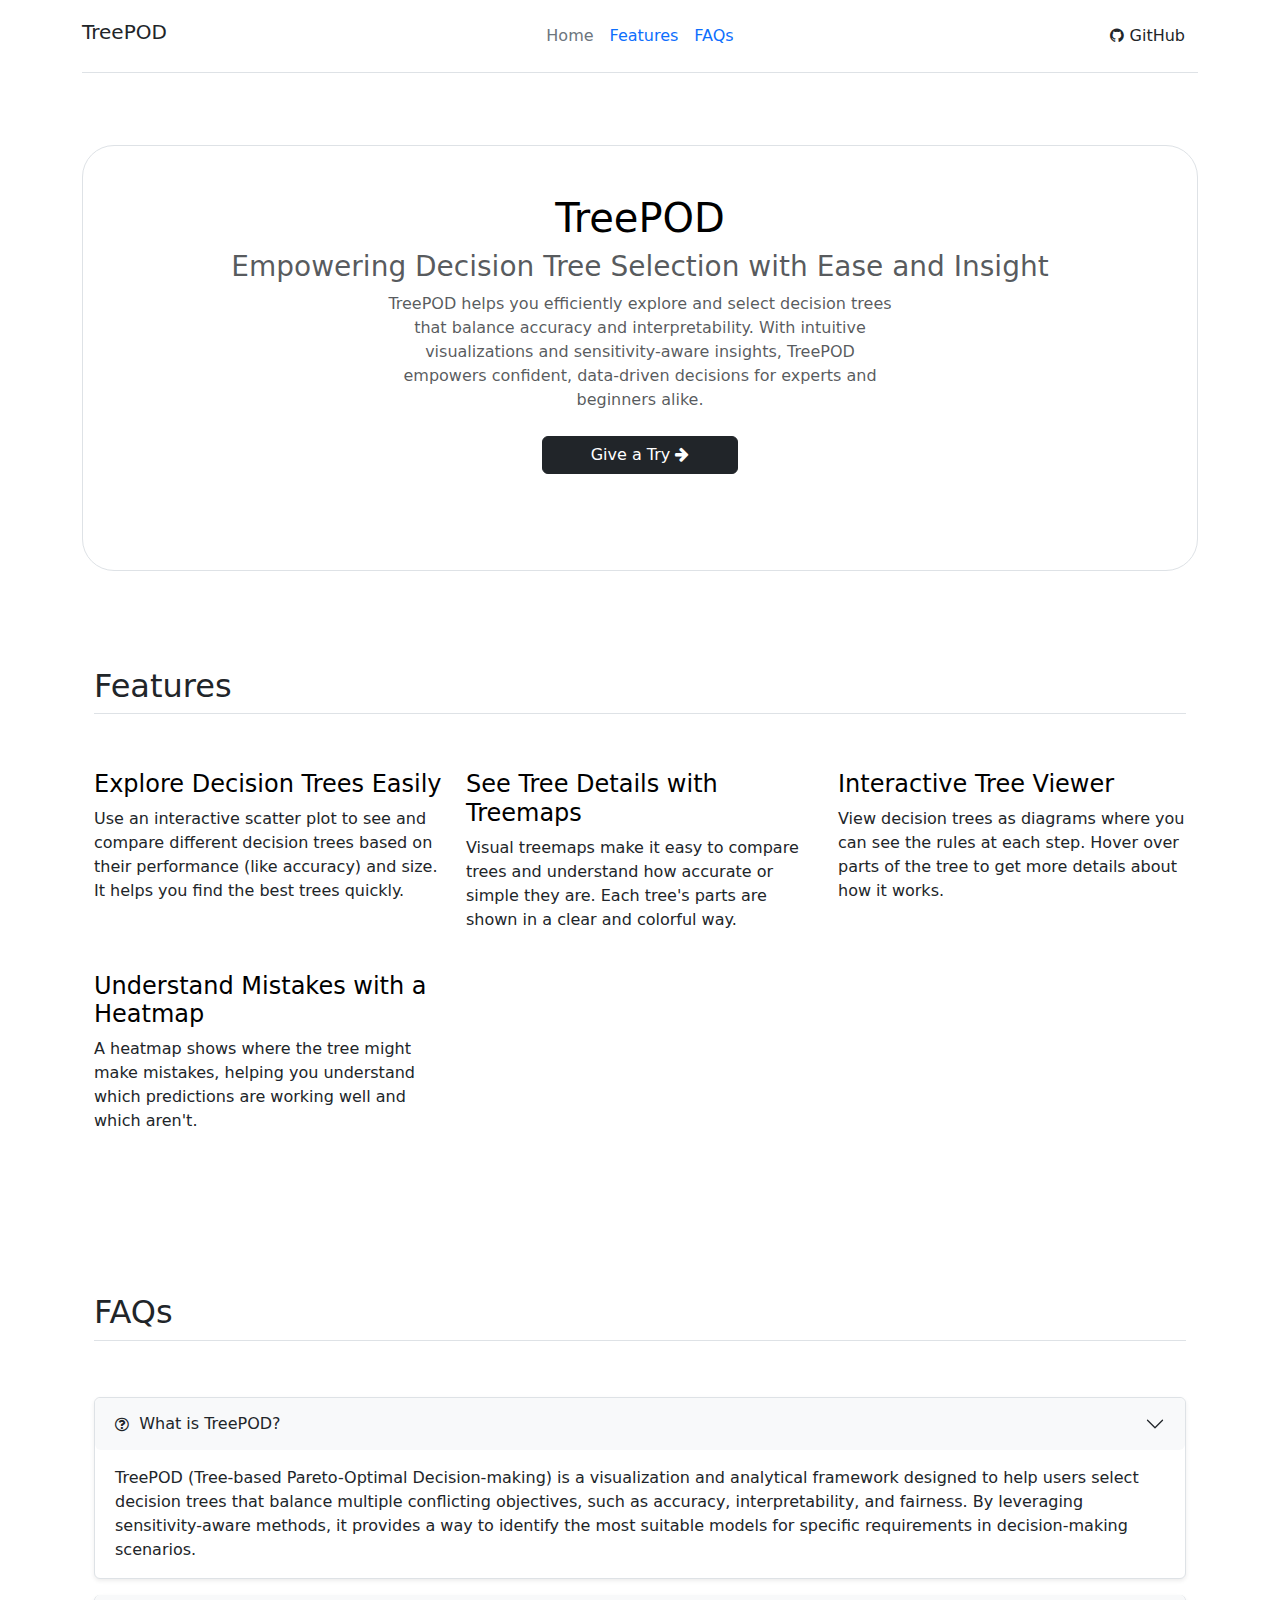
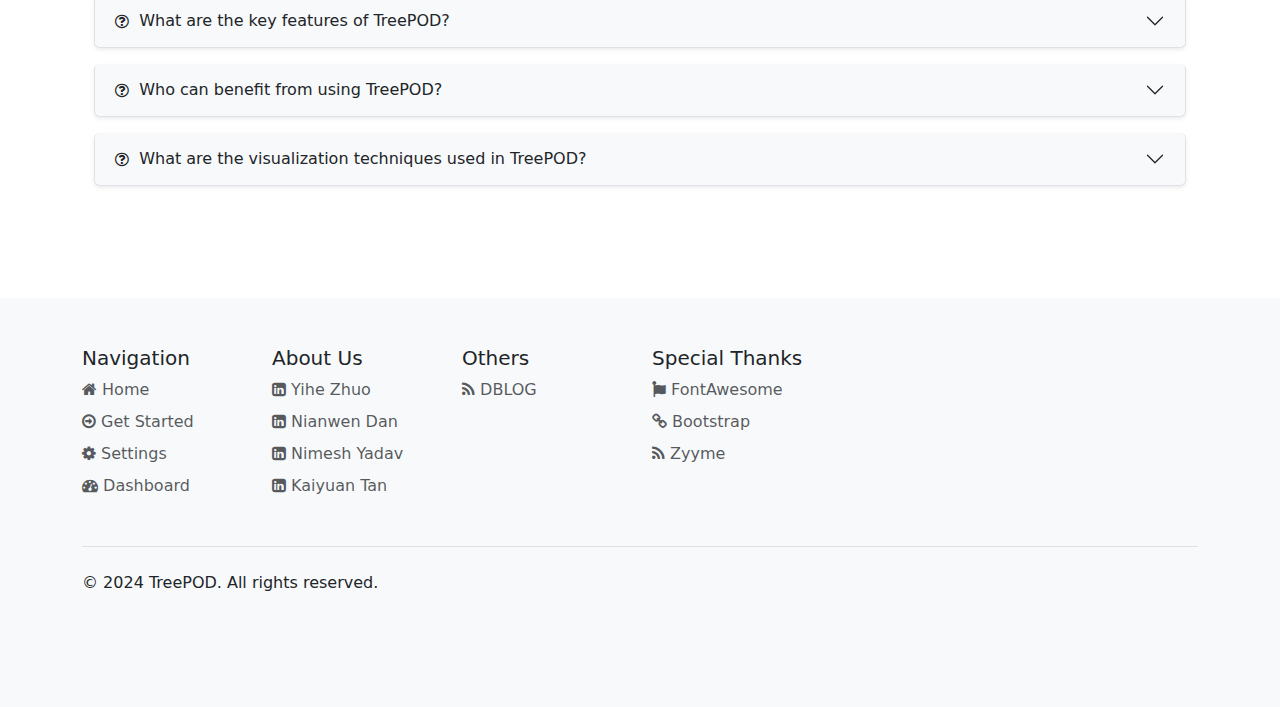
<file: src/static/index.html>
<!DOCTYPE html>
<html lang="en">

<head>
    <meta charset="UTF-8">
    <meta name="viewport" content="width=device-width, initial-scale=1.0">
    <title>TreePOD: Empowering Decision Tree Selection with Ease and Insight</title>
    <link href="https://cdn.jsdelivr.net/npm/bootstrap@5.3.3/dist/css/bootstrap.min.css" rel="stylesheet"
        integrity="sha384-QWTKZyjpPEjISv5WaRU9OFeRpok6YctnYmDr5pNlyT2bRjXh0JMhjY6hW+ALEwIH" crossorigin="anonymous">
    <link rel="stylesheet" href="https://cdnjs.cloudflare.com/ajax/libs/font-awesome/4.7.0/css/font-awesome.css">
</head>

<body class="d-flex flex-column h-100">
    <!-- Head Nav -->
    <div class="container">
        <header
            class="d-flex flex-wrap align-items-center justify-content-center justify-content-md-between py-3 mb-4 border-bottom">
            <div class="col-md-3 mb-2 mb-md-0">
                <h5><a href="/" class="text-reset text-decoration-none">TreePOD</a></h5>
            </div>

            <ul class="nav col-12 col-md-auto mb-2 justify-content-center mb-md-0">
                <li><a href="#" class="nav-link px-2 link-secondary">Home</a></li>
                <li><a href="#features-title" class="nav-link px-2">Features</a></li>
                <li><a href="#faq-title" class="nav-link px-2">FAQs</a></li>
            </ul>

            <div class="col-md-3 text-end">
                <a href="https://github.com/NianwenDan/TreePOD" target="_blank" class="btn"><i class="fa fa-github" aria-hidden="true"></i> GitHub</a>
            </div>
        </header>
    </div>

    <main class="flex-shrink-0">
        <!-- Jumbotrons Section -->
        <div class="container my-5">
            <div class="position-relative p-5 text-center text-muted bg-body border border-dashed rounded-5">
                <h1 class="text-body-emphasis">TreePOD</h1>
                <h3>Empowering Decision Tree Selection with Ease and Insight</h3>
                <p class="col-lg-6 mx-auto mb-4">
                    TreePOD helps you efficiently explore and select decision trees that balance accuracy and 
                    interpretability. With intuitive visualizations and sensitivity-aware insights, 
                    TreePOD empowers confident, data-driven decisions for experts and beginners alike.
                </p>
                <a href="/get-started" class="btn btn-dark px-5 mb-5" type="button">
                    Give a Try <i class="fa fa-arrow-right" aria-hidden="true"></i>
                </a>
            </div>
        </div>

        <!-- Feature Section -->
        <div class="container px-4 py-5">
            <h2 class="pb-2 border-bottom" id="features-title">Features</h2>
            <div class="row g-4 py-5 row-cols-1 row-cols-lg-3">
                <div class="col d-flex align-items-start">
                    <div>
                        <h4 class="fs-4 text-body-emphasis">Explore Decision Trees Easily</h4>
                        <p>Use an interactive scatter plot to see and compare different decision trees based on their performance (like accuracy) and size. It helps you find the best trees quickly.</p>
                    </div>
                </div>
                <div class="col d-flex align-items-start">
                    <div>
                        <h4 class="fs-4 text-body-emphasis">See Tree Details with Treemaps</h4>
                        <p>Visual treemaps make it easy to compare trees and understand how accurate or simple they are. Each tree's parts are shown in a clear and colorful way.</p>
                    </div>
                </div>
                <div class="col d-flex align-items-start">
                    <div>
                        <h4 class="fs-4 text-body-emphasis">Interactive Tree Viewer</h4>
                        <p>View decision trees as diagrams where you can see the rules at each step. Hover over parts of the tree to get more details about how it works.</p>
                    </div>
                </div>
                <div class="col d-flex align-items-start">
                    <div>
                        <h4 class="fs-4 text-body-emphasis">Understand Mistakes with a Heatmap</h4>
                        <p>A heatmap shows where the tree might make mistakes, helping you understand which predictions are working well and which aren't.</p>
                    </div>
                </div>
            </div>
        </div>

        <!-- FAQs Section -->
        <div class="container px-4 py-5">
            <h2 class="pb-2 border-bottom" id="faq-title">FAQs</h2>
            <div class="py-5">
                <div class="accordion" id="faqAccordion">
                    <!-- FAQ 1 -->
                    <div class="accordion-item mb-3 rounded shadow-sm">
                        <h2 class="accordion-header" id="faqHeading1">
                            <button class="accordion-button collapsed bg-light rounded show" type="button"
                                data-bs-toggle="collapse" data-bs-target="#faqCollapse1" aria-expanded="false"
                                aria-controls="faqCollapse1"><i class="fa fa-question-circle-o" aria-hidden="true"></i>&nbsp;
                                What is TreePOD?
                            </button>
                        </h2>
                        <div id="faqCollapse1" class="accordion-collapse collapse show" aria-labelledby="faqHeading1"
                            data-bs-parent="#faqAccordion">
                            <div class="accordion-body">
                                <!-- Lorem ipsum dolor sit amet consectetur adipisicing elit. Maiores odio non fugiat rerum asperiores vero eligendi consequatur voluptate, ex perspiciatis. Nostrum id fugit dicta assumenda commodi, doloribus aspernatur eius in! -->
                                TreePOD (Tree-based Pareto-Optimal Decision-making) is a visualization and analytical framework designed to help users select decision trees that balance multiple conflicting objectives, such as accuracy, interpretability, and fairness. By leveraging sensitivity-aware methods, it provides a way to identify the most suitable models for specific requirements in decision-making scenarios.

                            </div>
                        </div>
                    </div>

                    <!-- FAQ 2 -->
                    <div class="accordion-item mb-3 rounded shadow-sm">
                        <h2 class="accordion-header" id="faqHeading2">
                            <button class="accordion-button collapsed bg-light rounded" type="button"
                                data-bs-toggle="collapse" data-bs-target="#faqCollapse2" aria-expanded="false"
                                aria-controls="faqCollapse2"><i class="fa fa-question-circle-o" aria-hidden="true"></i>&nbsp;
                                <!-- Question 2? -->
                                What are the key features of TreePOD?
                            </button>
                        </h2>
                        <div id="faqCollapse2" class="accordion-collapse collapse" aria-labelledby="faqHeading2"
                            data-bs-parent="#faqAccordion">
                            <div class="accordion-body">
                                <!-- Lorem ipsum dolor sit amet consectetur adipisicing elit. Nulla beatae ipsam eius tempore eos voluptatibus quas quo, repellendus voluptatem at aperiam, rerum, alias excepturi et optio molestias quos. Fuga, dolores! -->
                                TreePOD includes the following key features:

                                Pareto-Optimal Selection: Identifies decision trees that offer the best trade-offs among multiple objectives.
                                Visualization Tools: Interactive visualizations help users explore and compare decision trees.
                                Sensitivity Analysis: Provides insights into how changes in data affect tree performance.
                                Customization: Users can prioritize objectives like accuracy or fairness based on their needs.
                            </div>
                        </div>
                    </div>

                    <!-- FAQ 3 -->
                    <div class="accordion-item mb-3 rounded shadow-sm">
                        <h2 class="accordion-header" id="faqHeading3">
                            <button class="accordion-button collapsed bg-light rounded" type="button"
                                data-bs-toggle="collapse" data-bs-target="#faqCollapse3" aria-expanded="false"
                                aria-controls="faqCollapse3"><i class="fa fa-question-circle-o" aria-hidden="true"></i>&nbsp;
                                <!-- Question 3? -->
                                Who can benefit from using TreePOD?
                            </button>
                        </h2>
                        <div id="faqCollapse3" class="accordion-collapse collapse" aria-labelledby="faqHeading3"
                            data-bs-parent="#faqAccordion">
                            <div class="accordion-body">
                                <!-- Lorem ipsum dolor sit amet consectetur adipisicing elit. Atque, labore minus ullam suscipit deleniti molestiae corporis! Autem rerum odit laboriosam doloremque eaque ipsum rem neque mollitia, unde, reprehenderit dolore architecto! -->
                                TreePOD is useful for:

                                Data Scientists and Analysts seeking balanced models.
                                Policy Makers who require interpretable yet robust decision frameworks.
                                Researchers studying trade-offs in machine learning models.
                                Business Professionals aiming to make data-driven, ethical decisions.
                            </div>
                        </div>
                    </div>

                    <!-- FAQ 4 -->
                    <div class="accordion-item mb-3 rounded shadow-sm">
                        <h2 class="accordion-header" id="faqHeading4">
                            <button class="accordion-button collapsed bg-light rounded" type="button"
                                data-bs-toggle="collapse" data-bs-target="#faqCollapse4" aria-expanded="false"
                                aria-controls="faqCollapse4"><i class="fa fa-question-circle-o" aria-hidden="true"></i>&nbsp;
                                <!-- Question 4? -->
                                What are the visualization techniques used in TreePOD?
                            </button>
                        </h2>
                        <div id="faqCollapse4" class="accordion-collapse collapse" aria-labelledby="faqHeading4"
                            data-bs-parent="#faqAccordion">
                            <div class="accordion-body">
                                <!-- Lorem ipsum dolor sit amet consectetur adipisicing elit. Impedit, eveniet. Exercitationem, porro expedita unde eum corporis illum quibusdam repudiandae cumque vero cum modi vitae, reiciendis accusamus. Maxime atque rerum sequi! -->
                                TreePOD employs several visualization techniques, including:

                                Pareto Front Plots: To display trade-offs among objectives like accuracy and interpretability.
                                Interactive Node Highlighting: To explore the structure and behavior of decision trees.
                                Heatmaps: To visualize sensitivity metrics across different parts of the dataset. These tools enable users to deeply understand their model choices.
                            </div>
                        </div>
                    </div>
                </div>
            </div>
        </div>
    </main>


    <!-- Footer -->
    <footer class="footer py-5 bg-body-tertiary">
        <div class="container">
            <div class="row">
                <div class="col-6 col-md-2 mb-3">
                    <h5>Navigation</h5>
                    <ul class="nav flex-column">
                        <li class="nav-item mb-2"><a href="/" class="nav-link p-0 text-body-secondary">
                                <i class="fa fa-home" aria-hidden="true"></i> Home</a>
                        </li>
                        <li class="nav-item mb-2"><a href="/get-started" class="nav-link p-0 text-body-secondary">
                                <i class="fa fa-arrow-circle-o-right" aria-hidden="true"></i> Get Started</a>
                        </li>
                        <li class="nav-item mb-2"><a href="/settings" class="nav-link p-0 text-body-secondary">
                                <i class="fa fa-cog" aria-hidden="true"></i> Settings</a>
                        </li>
                        <li class="nav-item mb-2"><a href="/dashboard" class="nav-link p-0 text-body-secondary">
                                <i class="fa fa-tachometer" aria-hidden="true"></i> Dashboard</a>
                        </li>
                    </ul>
                </div>

                <div class="col-6 col-md-2 mb-3">
                    <h5>About Us</h5>
                    <ul class="nav flex-column">
                        <li class="nav-item mb-2"><a href="https://www.linkedin.com/in/yihe-zhuo-a0b139153/" class="nav-link p-0 text-body-secondary">
                                <i class="fa fa-linkedin-square" aria-hidden="true"></i> Yihe Zhuo</a>
                        </li>
                        <li class="nav-item mb-2"><a href="https://www.linkedin.com/in/nianwen/" class="nav-link p-0 text-body-secondary">
                            <i class="fa fa-linkedin-square" aria-hidden="true"></i> Nianwen Dan</a>
                        </li>
                        <li class="nav-item mb-2"><a href="https://www.linkedin.com/in/nimeshyadav1602/" class="nav-link p-0 text-body-secondary">
                            <i class="fa fa-linkedin-square" aria-hidden="true"></i> Nimesh Yadav</a>
                        </li>
                        <li class="nav-item mb-2"><a href="https://www.linkedin.com/in/kaiyuan-tan-004588337/" class="nav-link p-0 text-body-secondary">
                            <i class="fa fa-linkedin-square" aria-hidden="true"></i> Kaiyuan Tan</a>
                        </li>
                    </ul>
                </div>

                <div class="col-6 col-md-2 mb-3">
                    <h5>Others</h5>
                    <ul class="nav flex-column">
                        <li class="nav-item mb-2"><a href="https://nwdan.net/" class="nav-link p-0 text-body-secondary">
                                <i class="fa fa-rss" aria-hidden="true"></i> DBLOG</a>
                        </li>
                    </ul>
                </div>

                <div class="col-6 col-md-2 mb-3">
                    <h5>Special Thanks</h5>
                    <ul class="nav flex-column">
                        <li class="nav-item mb-2"><a href="https://fontawesome.com/"
                                class="nav-link p-0 text-body-secondary">
                                <i class="fa fa-font-awesome" aria-hidden="true"></i> FontAwesome</a>
                        </li>
                        <li class="nav-item mb-2">
                            <a class="nav-link p-0 text-body-secondary" href="https://getbootstrap.com/"><i class="fa fa-link" aria-hidden="true"></i> Bootstrap</a>
                        </li>
                        <li class="nav-item mb-2"><a href="https://zyyme.com/" class="nav-link p-0 text-body-secondary">
                            <i class="fa fa-rss" aria-hidden="true"></i> Zyyme</a>
                        </li>
                    </ul>
                </div>
            </div>
            <div class="d-flex flex-column flex-sm-row justify-content-between py-4 my-4 border-top">
                <p>© 2024 TreePOD. All rights reserved.</p>
            </div>
        </div>
    </footer>

    <script src="https://cdn.jsdelivr.net/npm/bootstrap@5.3.3/dist/js/bootstrap.bundle.min.js"
        integrity="sha384-YvpcrYf0tY3lHB60NNkmXc5s9fDVZLESaAA55NDzOxhy9GkcIdslK1eN7N6jIeHz"
        crossorigin="anonymous"></script>
</body>

</html>
</file>
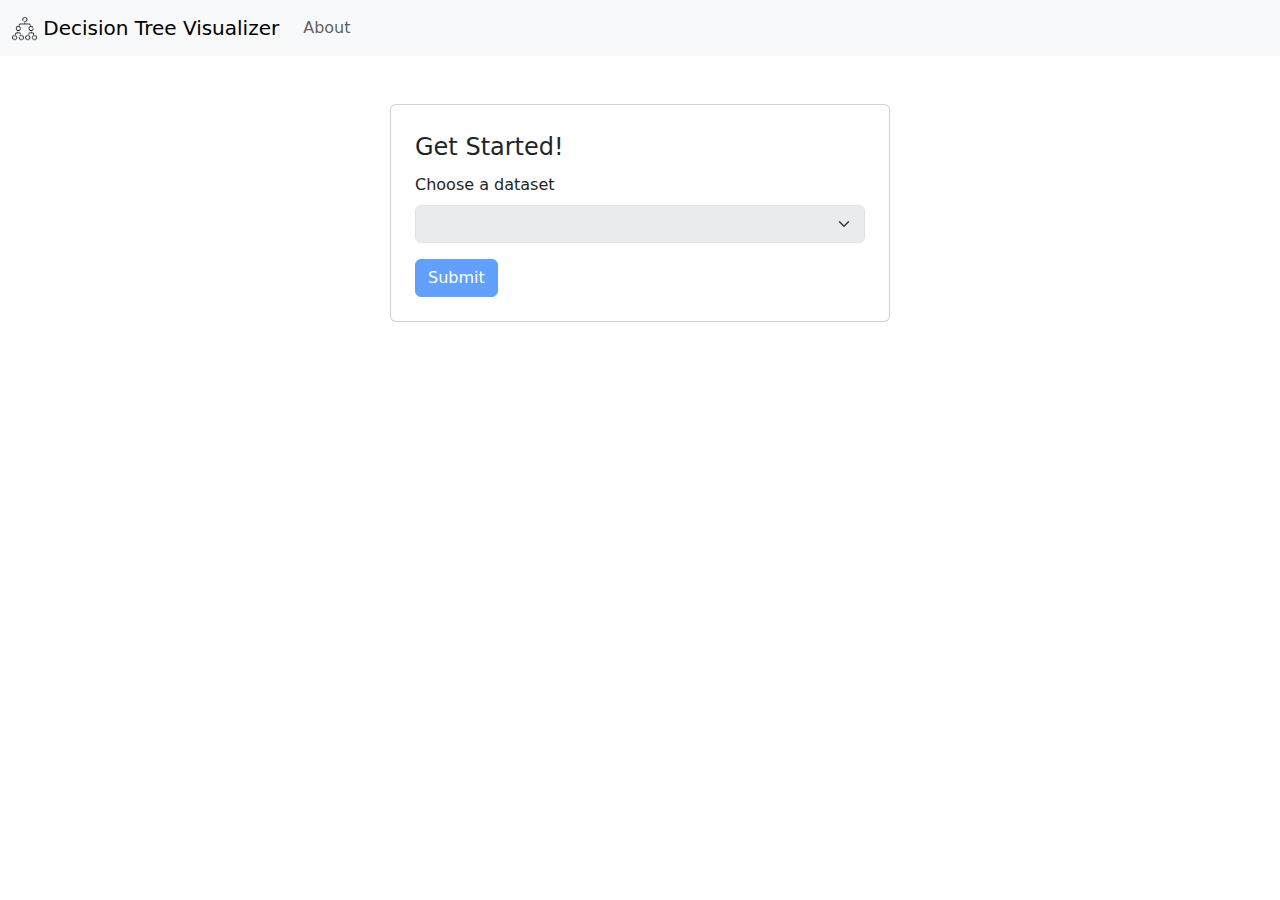
<file: src/vis/index.html>
<!DOCTYPE html>
<html lang="en">

<head>
    <meta charset="UTF-8">
    <meta name="viewport" content="width=device-width, initial-scale=1.0">
    <title>Decision Tree Visualizer</title>
    <link href="https://cdn.jsdelivr.net/npm/bootstrap@5.3.3/dist/css/bootstrap.min.css" rel="stylesheet"
        integrity="sha384-QWTKZyjpPEjISv5WaRU9OFeRpok6YctnYmDr5pNlyT2bRjXh0JMhjY6hW+ALEwIH" crossorigin="anonymous">
</head>

<body>
    <nav class="navbar navbar-expand-lg bg-body-tertiary">
        <div class="container-fluid">
            <a class="navbar-brand" href="#">
                <img src="img/icon.png" alt="Logo" width="25" height="25" class="d-inline-block align-text-top">
                Decision Tree Visualizer
            </a>
            <button class="navbar-toggler" type="button" data-bs-toggle="collapse" data-bs-target="#navbarNav"
                aria-controls="navbarNav" aria-expanded="false" aria-label="Toggle navigation">
                <span class="navbar-toggler-icon"></span>
            </button>
            <div class="collapse navbar-collapse" id="navbarNav">
                <ul class="navbar-nav">
                    <li class="nav-item">
                        <a class="nav-link" href="#">About</a>
                    </li>
                </ul>
            </div>
        </div>
    </nav>

    <div class="container d-flex justify-content-center align-items-center py-5">
        <div class="card p-4" style="max-width: 500px; width: 100%;">
            <form>
                <legend>Get Started!</legend>
                <div class="mb-3">
                    <label for="formFile" class="form-label">Choose a dataset</label>
                    <select id="dataset-selector" class="form-select" aria-label="Choose a dataset" disabled>
                        <option selected></option>
                    </select>
                </div>
                <button type="submit" class="btn btn-primary" disabled>Submit</button>
            </form>
        </div>
    </div>

    <script src="https://cdn.jsdelivr.net/npm/bootstrap@5.3.3/dist/js/bootstrap.bundle.min.js"
        integrity="sha384-YvpcrYf0tY3lHB60NNkmXc5s9fDVZLESaAA55NDzOxhy9GkcIdslK1eN7N6jIeHz"
        crossorigin="anonymous"></script>
    <script src="js/fetcher.js"></script>
    <script src="js/index.js"></script>
</body>

</html>
</file>
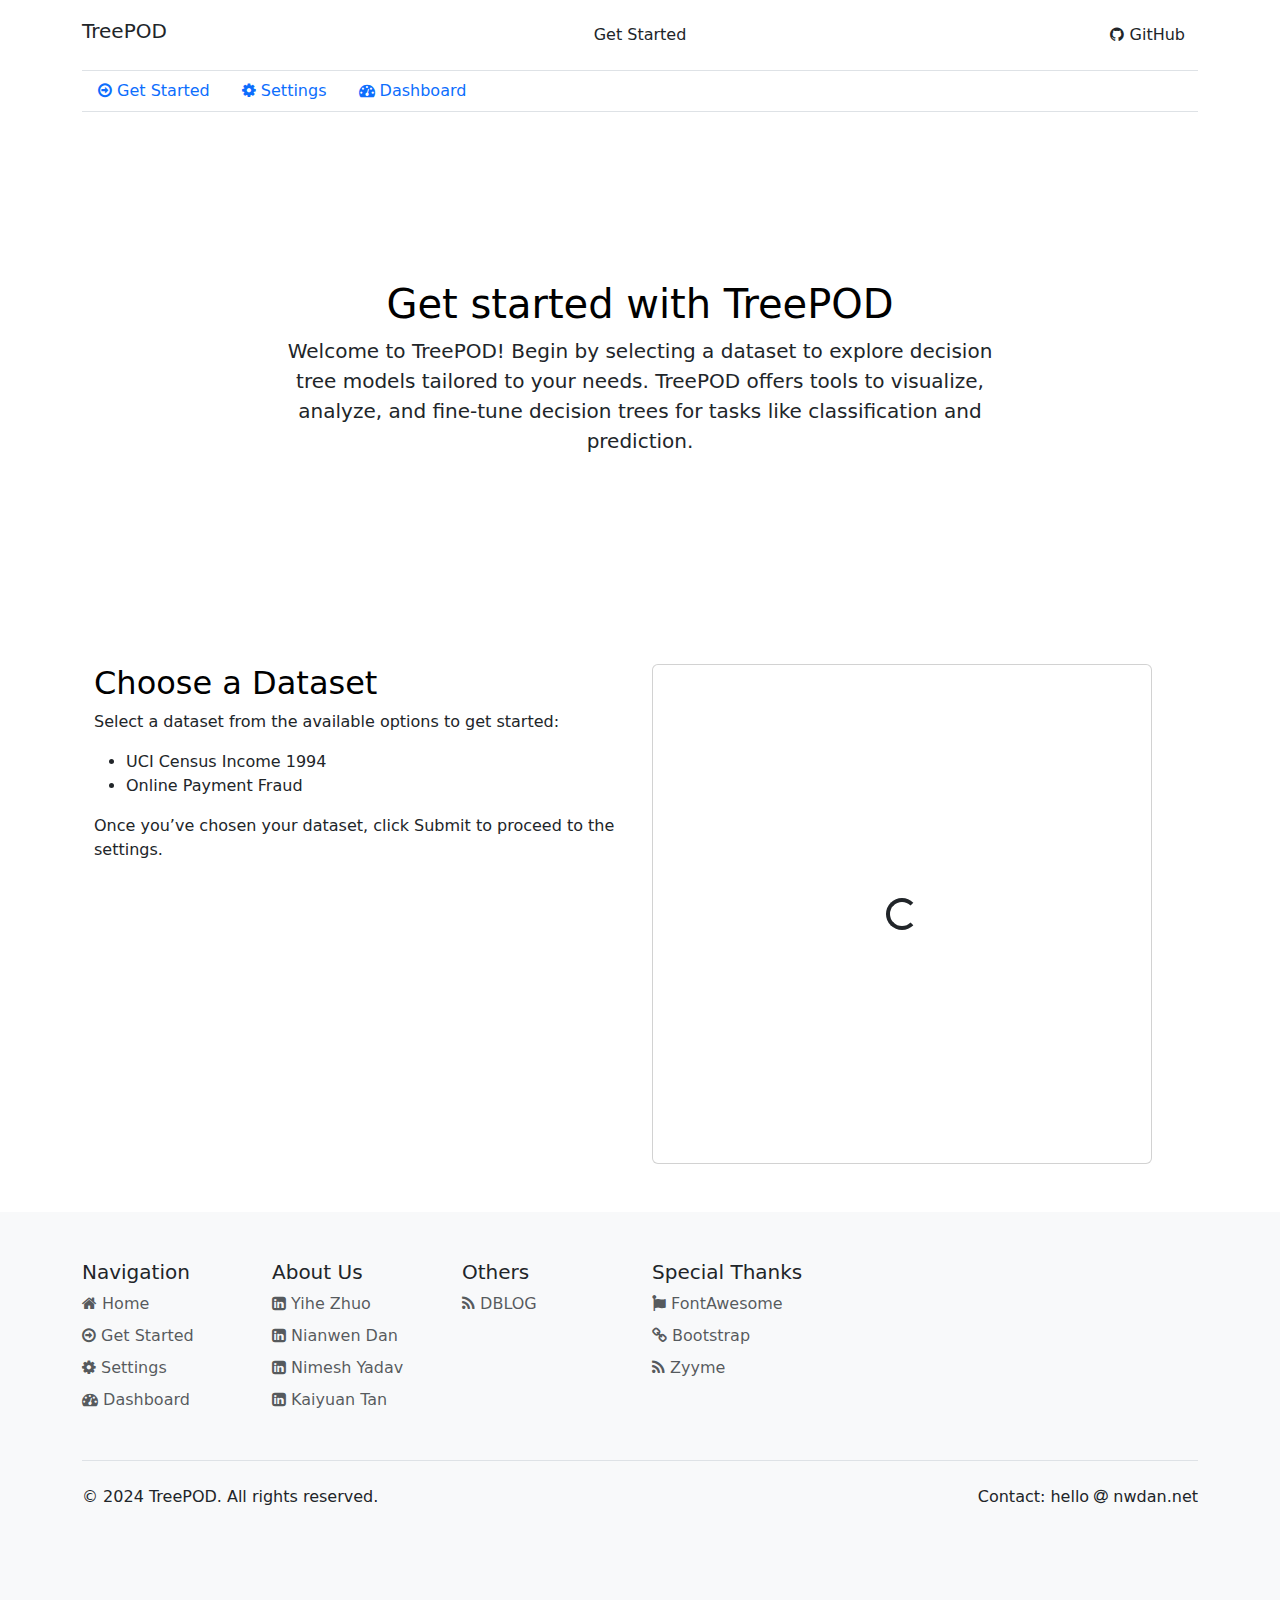
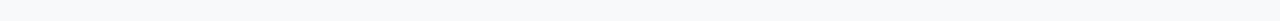
<file: src/static/get-started.html>
<!DOCTYPE html>
<html lang="en">

<head>
    <meta charset="UTF-8">
    <meta name="viewport" content="width=device-width, initial-scale=1.0">
    <title>Get Started - TreePOD</title>
    <link href="https://cdn.jsdelivr.net/npm/bootstrap@5.3.3/dist/css/bootstrap.min.css" rel="stylesheet"
        integrity="sha384-QWTKZyjpPEjISv5WaRU9OFeRpok6YctnYmDr5pNlyT2bRjXh0JMhjY6hW+ALEwIH" crossorigin="anonymous">
    <link rel="stylesheet" href="https://cdnjs.cloudflare.com/ajax/libs/font-awesome/4.7.0/css/font-awesome.css">
</head>

<body class="d-flex flex-column h-100">
    <!-- Head Nav -->
    <div class="container">
        <header class="d-flex flex-wrap align-items-center justify-content-center justify-content-md-between py-3 border-bottom">
            <div class="col-md-3 mb-2 mb-md-0">
                <h5><a href="/" class="text-reset text-decoration-none">TreePOD</a></h5>
            </div>

            <div class="nav col-12 col-md-auto mb-2 justify-content-center mb-md-0">
                 Get Started
            </div>

            <div class="col-md-3 text-end">
                <a href="https://github.com/NianwenDan/TreePOD" target="_blank" class="btn"><i class="fa fa-github" aria-hidden="true"></i> GitHub</a>
            </div>
        </header>
        <nav class="nav border-bottom mb-4" aria-label="Secondary navigation">
            <a class="nav-link" aria-current="page" href="#"><i class="fa fa-arrow-circle-o-right" aria-hidden="true"></i> Get
                Started</a>
            <a class="nav-link" href="/settings"><i class="fa fa-cog" aria-hidden="true"></i>
                Settings</a>
            <a class="nav-link active" href="/dashboard"><i class="fa fa-tachometer" aria-hidden="true"></i>
                Dashboard</a>
        </nav>
    </div>

    <!-- Main Content -->
    <main class="flex-shrink-0">
        <!-- Jumbotrons Section -->
        <div class="my-5">
            <div class="p-5 text-center">
                <div class="container py-5">
                    <h1 class="text-body-emphasis">Get started with TreePOD</h1>
                    <p class="col-lg-8 mx-auto lead">
                        Welcome to TreePOD! Begin by selecting a dataset to explore decision tree models tailored to your needs. TreePOD offers tools to visualize, analyze, and fine-tune decision trees for tasks like classification and prediction.
                    </p>
                </div>
            </div>
        </div>

        <div class="container px-4 py-5">
            <div class="row">
                <div class="col-md-6">
                    <h2 class="text-body-emphasis">Choose a Dataset</h2>
                    <p>Select a dataset from the available options to get started:</p>
                    <ul>
                        <li>UCI Census Income 1994</li>
                        <li>Online Payment Fraud</li>
                    </ul>
                    <p>Once you’ve chosen your dataset, click Submit to proceed to the settings.</p>
                </div>

                <div class="col-md-6">
                    <div class="card p-4 align-items-center justify-content-center" id="loading-container"
                        style="max-width: 500px; width: 100%; min-height: 500px;">
                        <!-- Spinner for loading -->
                        <div id="loading-spinner" class="spinner-border" role="status">
                            <span class="sr-only">Loading...</span>
                        </div>
                        <!-- Radio button container (initially empty) -->
                        <form id="radio-form" style="display: none;">
                            <div class="mb-3">
                                <div id="radio-container" class="btn-group-vertical w-100 h-100" role="group"
                                    aria-label="Vertical radio toggle button group"></div>
                            </div>
                            <button id="submit-btn" type="submit" class="btn btn-dark" disabled>Submit</button>
                        </form>
                    </div>
                </div>
            </div>
        </div>
    </main>

    <!-- Footer -->
    <footer class="footer py-5 bg-body-tertiary">
        <div class="container">
            <div class="row">
                <div class="col-6 col-md-2 mb-3">
                    <h5>Navigation</h5>
                    <ul class="nav flex-column">
                        <li class="nav-item mb-2"><a href="/" class="nav-link p-0 text-body-secondary">
                                <i class="fa fa-home" aria-hidden="true"></i> Home</a>
                        </li>
                        <li class="nav-item mb-2"><a href="/get-started" class="nav-link p-0 text-body-secondary">
                                <i class="fa fa-arrow-circle-o-right" aria-hidden="true"></i> Get Started</a>
                        </li>
                        <li class="nav-item mb-2"><a href="/settings" class="nav-link p-0 text-body-secondary">
                                <i class="fa fa-cog" aria-hidden="true"></i> Settings</a>
                        </li>
                        <li class="nav-item mb-2"><a href="/dashboard" class="nav-link p-0 text-body-secondary">
                                <i class="fa fa-tachometer" aria-hidden="true"></i> Dashboard</a>
                        </li>
                    </ul>
                </div>

                <div class="col-6 col-md-2 mb-3">
                    <h5>About Us</h5>
                    <ul class="nav flex-column">
                        <li class="nav-item mb-2"><a href="https://www.linkedin.com/in/yihe-zhuo-a0b139153/" class="nav-link p-0 text-body-secondary">
                                <i class="fa fa-linkedin-square" aria-hidden="true"></i> Yihe Zhuo</a>
                        </li>
                        <li class="nav-item mb-2"><a href="https://www.linkedin.com/in/nianwen/" class="nav-link p-0 text-body-secondary">
                            <i class="fa fa-linkedin-square" aria-hidden="true"></i> Nianwen Dan</a>
                        </li>
                        <li class="nav-item mb-2"><a href="https://www.linkedin.com/in/nimeshyadav1602/" class="nav-link p-0 text-body-secondary">
                            <i class="fa fa-linkedin-square" aria-hidden="true"></i> Nimesh Yadav</a>
                        </li>
                        <li class="nav-item mb-2"><a href="https://www.linkedin.com/in/kaiyuan-tan-004588337/" class="nav-link p-0 text-body-secondary">
                            <i class="fa fa-linkedin-square" aria-hidden="true"></i> Kaiyuan Tan</a>
                        </li>
                    </ul>
                </div>

                <div class="col-6 col-md-2 mb-3">
                    <h5>Others</h5>
                    <ul class="nav flex-column">
                        <li class="nav-item mb-2"><a href="https://nwdan.net/" class="nav-link p-0 text-body-secondary">
                                <i class="fa fa-rss" aria-hidden="true"></i> DBLOG</a>
                        </li>
                    </ul>
                </div>

                <div class="col-6 col-md-2 mb-3">
                    <h5>Special Thanks</h5>
                    <ul class="nav flex-column">
                        <li class="nav-item mb-2"><a href="https://fontawesome.com/"
                                class="nav-link p-0 text-body-secondary">
                                <i class="fa fa-font-awesome" aria-hidden="true"></i> FontAwesome</a>
                        </li>
                        <li class="nav-item mb-2">
                            <a class="nav-link p-0 text-body-secondary" href="https://getbootstrap.com/"><i class="fa fa-link" aria-hidden="true"></i> Bootstrap</a>
                        </li>
                        <li class="nav-item mb-2"><a href="https://zyyme.com/" class="nav-link p-0 text-body-secondary">
                            <i class="fa fa-rss" aria-hidden="true"></i> Zyyme</a>
                        </li>
                    </ul>
                </div>
            </div>
            <div class="d-flex flex-column flex-sm-row justify-content-between py-4 my-4 border-top">
                <p>© 2024 TreePOD. All rights reserved.</p>
                <p>Contact: hello <i class="fa fa-at" aria-hidden="true"></i> nwdan.net</p>
            </div>
        </div>
    </footer>

    <script src="https://cdn.jsdelivr.net/npm/bootstrap@5.3.3/dist/js/bootstrap.bundle.min.js"
        integrity="sha384-YvpcrYf0tY3lHB60NNkmXc5s9fDVZLESaAA55NDzOxhy9GkcIdslK1eN7N6jIeHz"
        crossorigin="anonymous"></script>
    <script src="js/fetcher.js"></script>
    <script src="js/get-started.js"></script>
</body>

</html>
</file>
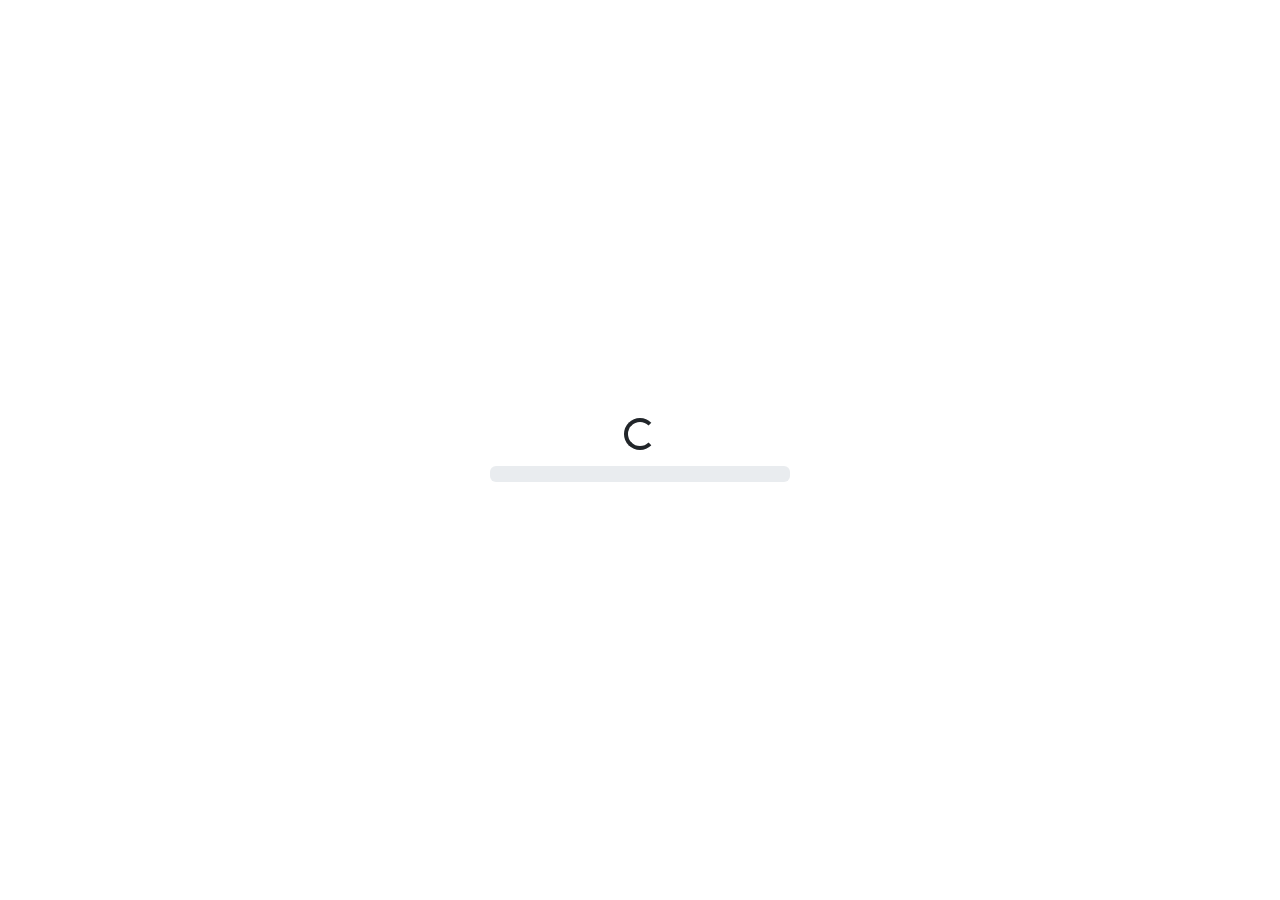
<file: src/static/train-status.html>
<!DOCTYPE html>
<html lang="en">
<head>
    <meta charset="UTF-8">
    <meta name="viewport" content="width=device-width, initial-scale=1.0">
    <title>Train Status - TreePOD</title>
    <link href="https://cdn.jsdelivr.net/npm/bootstrap@5.3.3/dist/css/bootstrap.min.css" rel="stylesheet"
        integrity="sha384-QWTKZyjpPEjISv5WaRU9OFeRpok6YctnYmDr5pNlyT2bRjXh0JMhjY6hW+ALEwIH" crossorigin="anonymous">
    <link rel="stylesheet" href="https://cdnjs.cloudflare.com/ajax/libs/font-awesome/4.7.0/css/font-awesome.css">
</head>
<body>
    <!-- Loading Spinner -->
    <div id="loading" class="d-flex justify-content-center align-items-center" style="height: 100vh;">
        <div>
            <div class="d-flex justify-content-center">
                <div class="spinner-border" role="status">
                    <span class="sr-only">Loading...</span>
                </div>
            </div>
            <div class="mt-3">
                <div class="progress" style="width: 300px; margin: auto;">
                    <div class="progress-bar" role="progressbar" style="width: 0%;" aria-valuenow="0" aria-valuemin="0" aria-valuemax="100">0%</div>
                </div>
            </div>
        </div>
    </div>

    <!-- Main Content -->
    <div id="content" style="display: none;">
        <div class="container mt-5">
            <h1 class="text-center">Train Status</h1>
        </div>
    </div>
    <script src="https://cdn.jsdelivr.net/npm/bootstrap@5.3.3/dist/js/bootstrap.bundle.min.js"
        integrity="sha384-YvpcrYf0tY3lHB60NNkmXc5s9fDVZLESaAA55NDzOxhy9GkcIdslK1eN7N6jIeHz"
        crossorigin="anonymous"></script>
    <script src="js/fetcher.js"></script>
    <script src="js/train-status.js"></script>
</body>
</html>
</file>
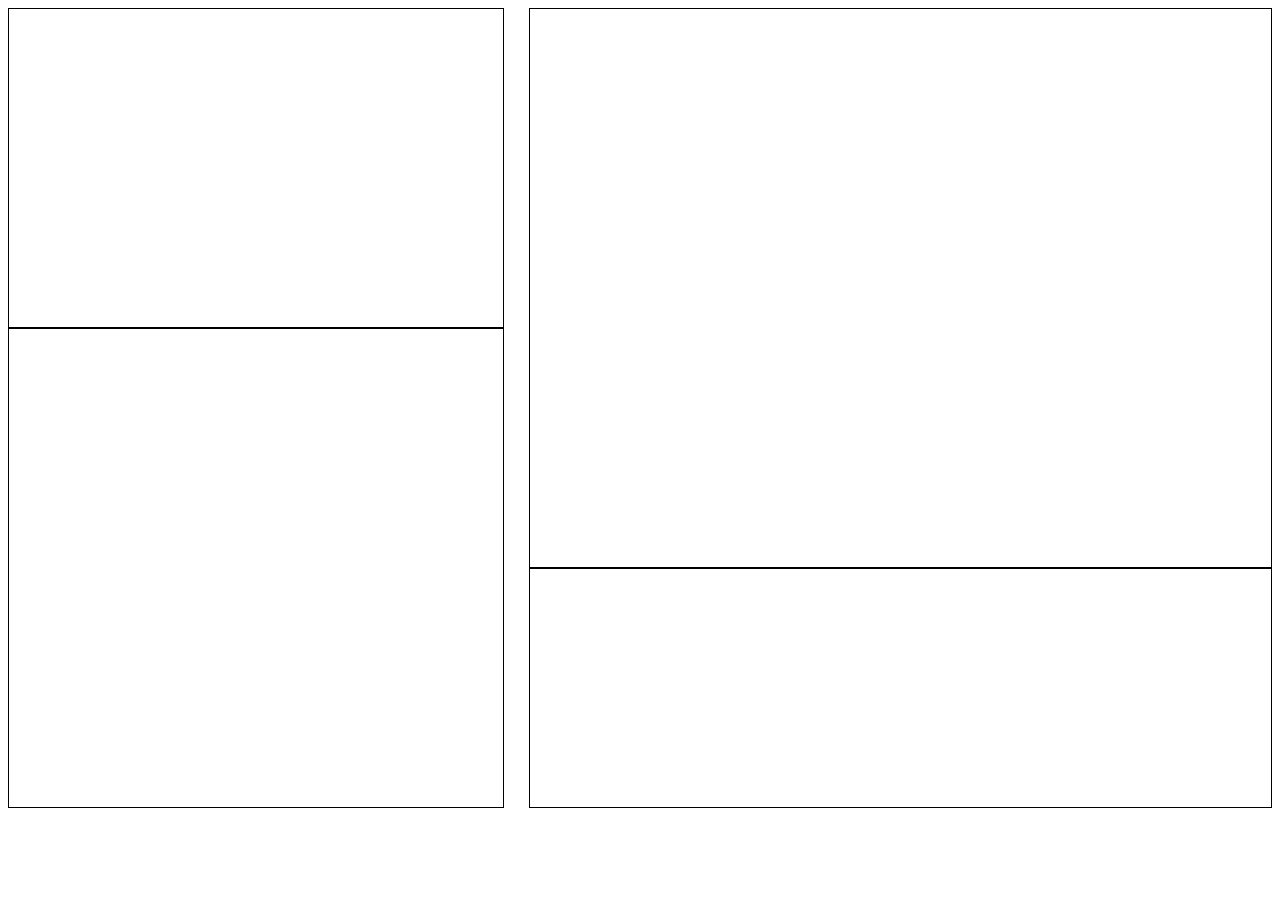
<file: src/vis/index_Yihe.html>
<!DOCTYPE html>
<html lang="en">
<head>
    <meta charset="UTF-8">
    <meta name="viewport" content="width=device-width, initial-scale=1.0">
    <title>Decision Tree Visualization</title>
    <script src="https://d3js.org/d3.v7.min.js"></script>
    <style>
        #summary-panel {
            width: 100%;
            padding: 10px;
            border: 1px solid black;
            box-sizing: border-box;
            height: 40%;
        }

        #scatter-plot {
            width: 100%;
            padding: 10px;
            border: 1px solid black;
            box-sizing: border-box;
            height: 60%;
        }

        #left-panel {
            width: 40%;
            float: left;
            box-sizing: border-box;
            margin-right: 2%;
            height: 100%;
        }

        #decision-tree {
            width: 100%;
            padding: 10px;
            border: 1px solid black;
            box-sizing: border-box;
            height: 70%;
        }

        #treemap {
            width: 100%;
            padding: 10px;
            border: 1px solid black;
            box-sizing: border-box;
            height: 30%;
        }

        #right-panel {
            width: 60%;
            float: left;
            box-sizing: border-box;
            height: 100%;
        }

        .panel-container {
            display: flex;
            align-items: stretch;
            height: 800px;
        }

        .panel-container > div {
            display: flex;
            flex-direction: column;
            justify-content: space-between;
        }
    </style>
</head>
<body>
    <div class="panel-container">
        <div id="left-panel">
            <div id="summary-panel">
            </div>

            <div id="scatter-plot">
                <!-- Placeholder for scatter plot -->
            </div>
        </div>

        <div id="right-panel">
            <div id="decision-tree">
                <!-- Placeholder for decision tree -->
                <svg></svg>
            </div>

            <div id="treemap">
                <!-- Placeholder for treemap -->
            </div>
        </div>
    </div>
    <script src="js/summaryPanel.js"></script>
    <script src="js/scatterPlot.js"></script>
    <script src="js/treeMaps.js"></script>
</body>
</html>
</file>
